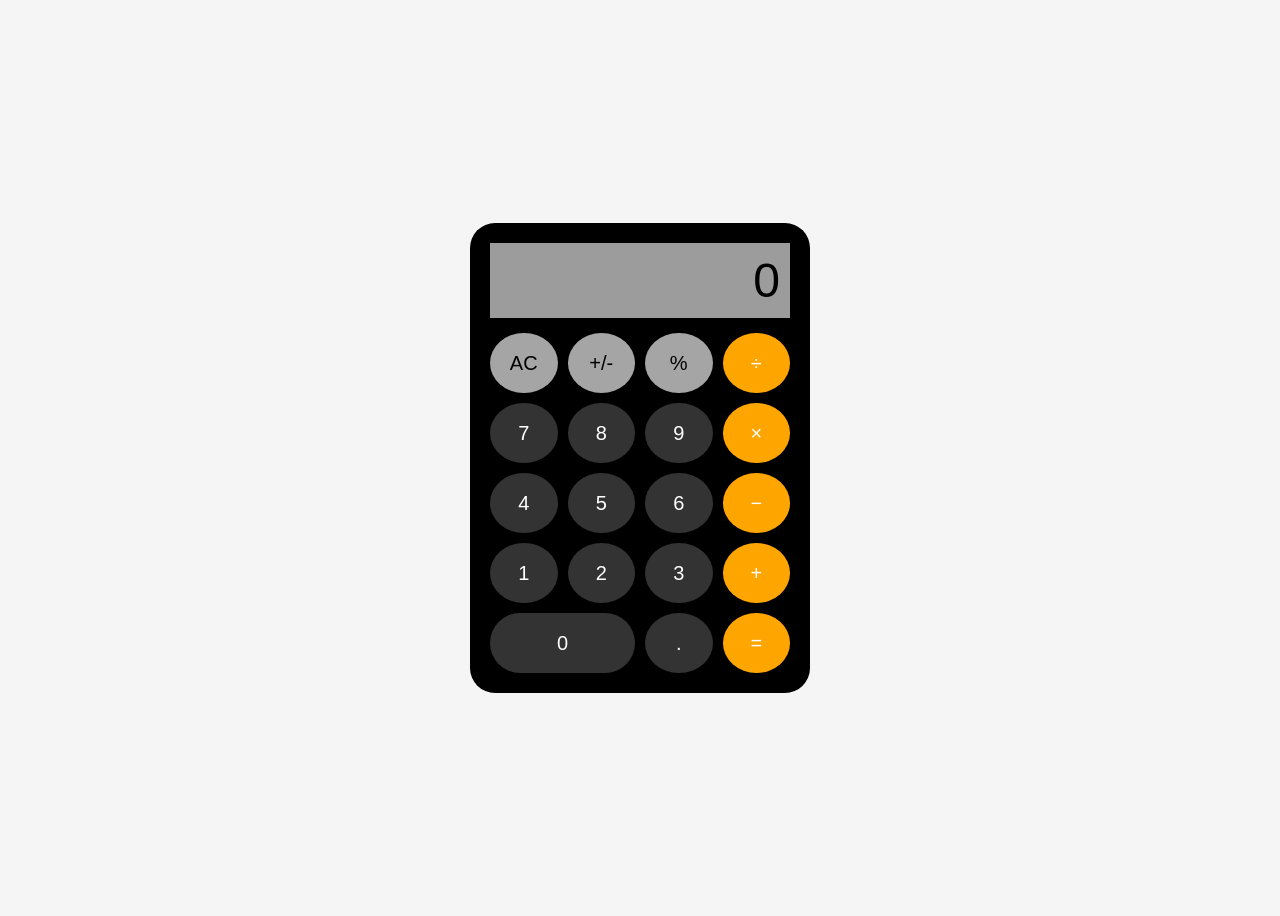
<file: Calculator/index.html>
<!DOCTYPE html>
<html lang="en">
<head>
    <meta charset="UTF-8">
    <title>Calculator App</title>
    <link rel="stylesheet" href="style.css">
</head>
<body>

<div class="calculator">
    <div class="display" id="display">0</div>

    <div class="buttons">
        <button class="gray" onclick="clearAll()">AC</button>  <!--we'll use class in css(for styling) and onclick in js for adding functionality -->
        <button class="gray" onclick="toggleSign()">+/-</button>
        <button class="gray" onclick="percentage()">%</button>
        <button class="orange" onclick="setOperator('/')">÷</button>

        <button onclick="addNumber('7')">7</button>
        <button onclick="addNumber('8')">8</button>
        <button onclick="addNumber('9')">9</button>
        <button class="orange" onclick="setOperator('*')">×</button>

        <button onclick="addNumber('4')">4</button>
        <button onclick="addNumber('5')">5</button>
        <button onclick="addNumber('6')">6</button>
        <button class="orange" onclick="setOperator('-')">−</button>

        <button onclick="addNumber('1')">1</button>
        <button onclick="addNumber('2')">2</button>
        <button onclick="addNumber('3')">3</button>
        <button class="orange" onclick="setOperator('+')">+</button>

        <button class="zero" onclick="addNumber('0')">0</button>
        <button onclick="addNumber('.')">.</button>
        <button class="orange" onclick="calculate()">=</button>
    </div>
</div>

<script src="script.js"></script> 
</body>
</html>
</file>
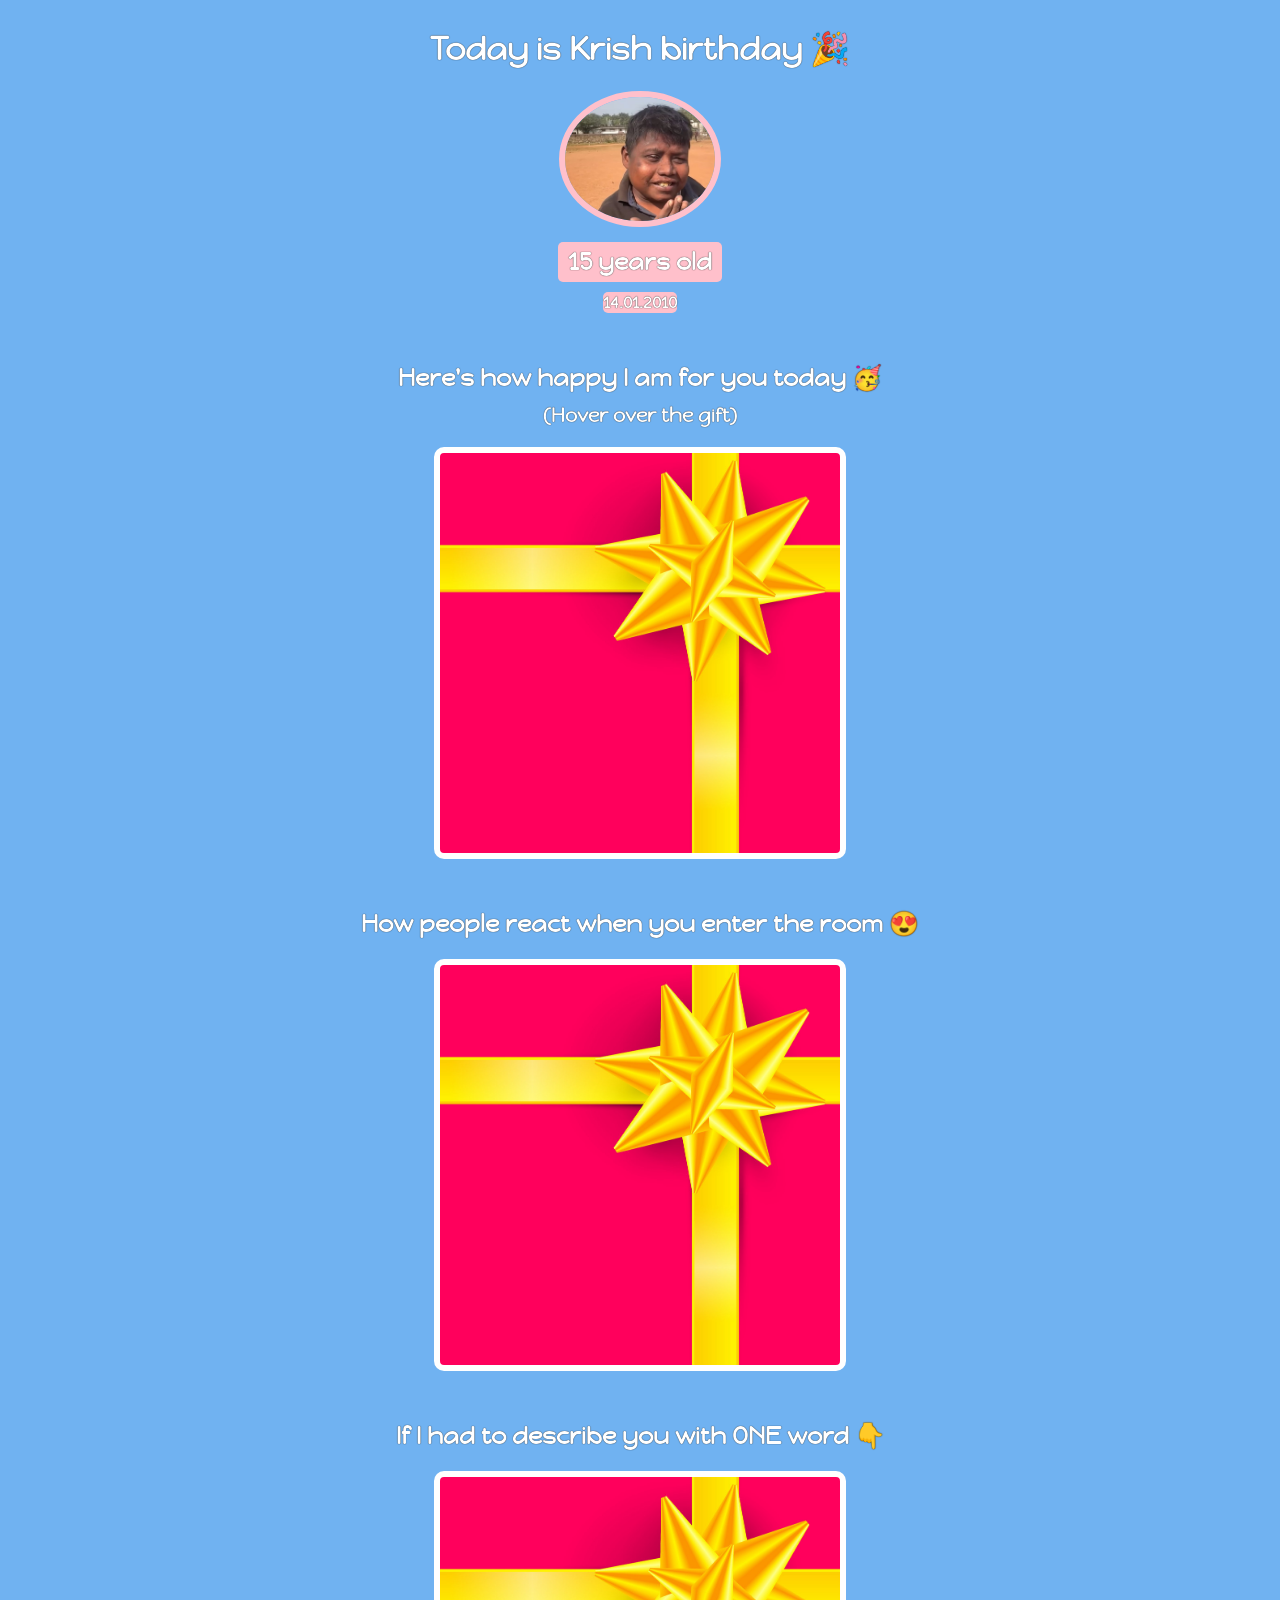
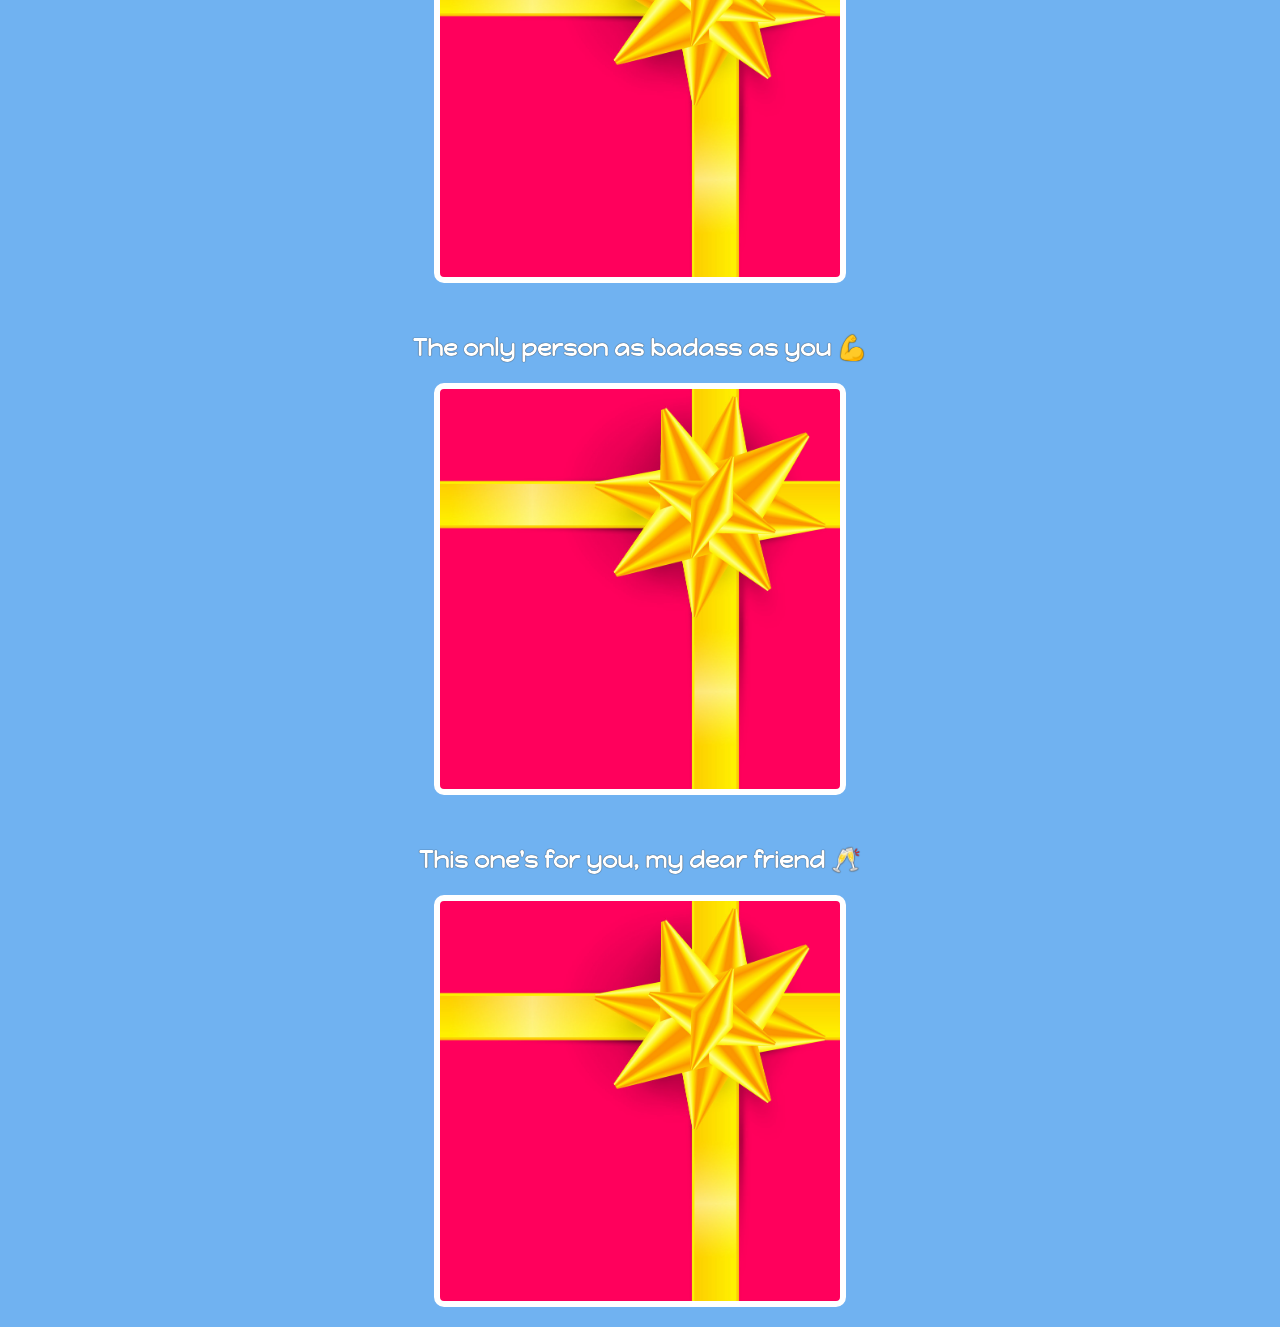
<file: personalise_BIRTHDAY_GIFT/index.html>
<html>
    <head>
        <link rel="preconnect" href="https://fonts.googleapis.com">
        <link rel="preconnect" href="https://fonts.gstatic.com" crossorigin>
        <link href="https://fonts.googleapis.com/css2?family=Happy+Monkey&display=swap" rel="stylesheet">
        <link rel="stylesheet" href="style.css">
    </head>
    <body>
        <div id="header">
            <h1>Today is Krish birthday 🎉</h1>
            <img id="bff-img" src="images/krish.jpg">
            <h2 id="bday-age">15 years old</h2>
            <h4 id="bday-date">14.01.2010</h4>
        </div>
        
        <div class="gift-section">
            <h2 class="gift-title">Here's how happy I am for you today 🥳</h2>
            <h3 class="gift-hint">(Hover over the gift)</h3>
            <div class="gift-img" id="gift-img-happy"></div>
        </div>
        
        <div class="gift-section">
            <h2 class="gift-title">How people react when you enter the room 😍</h2>
            <div class="gift-img" id="gift-img-hot"></div>
        </div>
        
        <div class="gift-section">
            <h2 class="gift-title">If I had to describe you with ONE word 👇</h2>
            <div class="gift-img" id="gift-img-genius"></div>
        </div>
        
        <div class="gift-section">
            <h2 class="gift-title">The only person as badass as you 💪</h2>
            <div class="gift-img" id="gift-img-badass"></div>
        </div>
        
         <div class="gift-section">
            <h2 class="gift-title">This one's for you, my dear friend 🥂</h2>
            <div class="gift-img" id="gift-img-cheers"></div>
        </div>
                
    </body>

    <!-- 
    1. add font from google font copy happy monkey html code and paste it in head 
    2. make body 
    3. link css file 
    -->
</file>
<file: Calculator/style.css>
body {
    background: #f5f5f5;
    display: flex;
    justify-content: center;
    align-items: center;
    height: 100vh;
    font-family: Arial, sans-serif;
}

.calculator {
    background: black;
    padding: 20px ;
    border-radius: 25px;
    width: 300px;
    /* margin-left: 35%;
    margin-top: 30px; */
}

.display {
    background-color: hsla(0, 0%, 100%, 0.611);
    font-size: 48px;
    text-align: right;
    margin-bottom: 15px;
    padding: 10px;
}

.buttons {
    display: grid;
    grid-template-columns: repeat(4, 1fr);
    gap: 10px;
}

button {
    height: 60px;
    font-size: 20px;
    border: none;
    border-radius: 50%;
    cursor: pointer;
    background: #333;
    color: white;
}

button:hover {
    opacity: 0.8;
}

.orange {
    background: orange;
    color: white;
}

.gray {
    background: #a5a5a5;
    color: black;
}

.zero {
    grid-column: span 2;
    border-radius: 30px;
}
</file>
<file: personalise_BIRTHDAY_GIFT/style.css>
/* .happy-monkey-regular {
  font-family: "Happy Monkey", system-ui;
  font-weight: 400;
  font-style: normal;
} */

body{
    text-align:center;
    font-family:'Happy monkey', cursive;
    background:#70b2f1;
    color:#ffffff;
}

h1,h2,h3,h4,p {
    text-shadow:  0 0 1px black;
}

#bff-img {
    border-radius: 50%;
    width:150px;
    border: 6px solid pink;
    margin-bottom:10px;
}

#bday-age{
    background: pink;
    padding: 5px 10px;
    border-radius:5px;
    margin:5px 0 10px 0;
}

#bday-date{
    margin:0;
    background:pink;
    padding:5px 10 px;
    border-radius:5px;
}

#header {
    display:flex;
    align-items:center; /*put image at center*/
    flex-direction:column;

}
.gift-section{
    margin-top:50px;
}

.gift-title{
margin-bottom: 10px;
}

.gift-hint{
  margin-top:0;
}

#gift-img-cheer{
    height:200px;
}

.gift-img{
    margin:20px auto;
    max-width:400px;
    height: 400px;
    border: 6px solid white;
    border-radius: 10px;
    background-image:url("images/gift-cover.jpg"); /*adds red gift box*/
    background-size: cover;
}

#gift-img-happy:hover{
   background-image:url("images/happy.gif");
}
#gift-img-hot:hover{
   background-image:url("images/hot.gif");
}
#gift-img-cheers:hover{
   background-image:url("images/cheers.gif");
}
#gift-img-genius:hover{
   background-image:url("images/genius.gif");
}
#gift-img-badass:hover{
   background-image:url("images/badass.gif");
}
</file>
